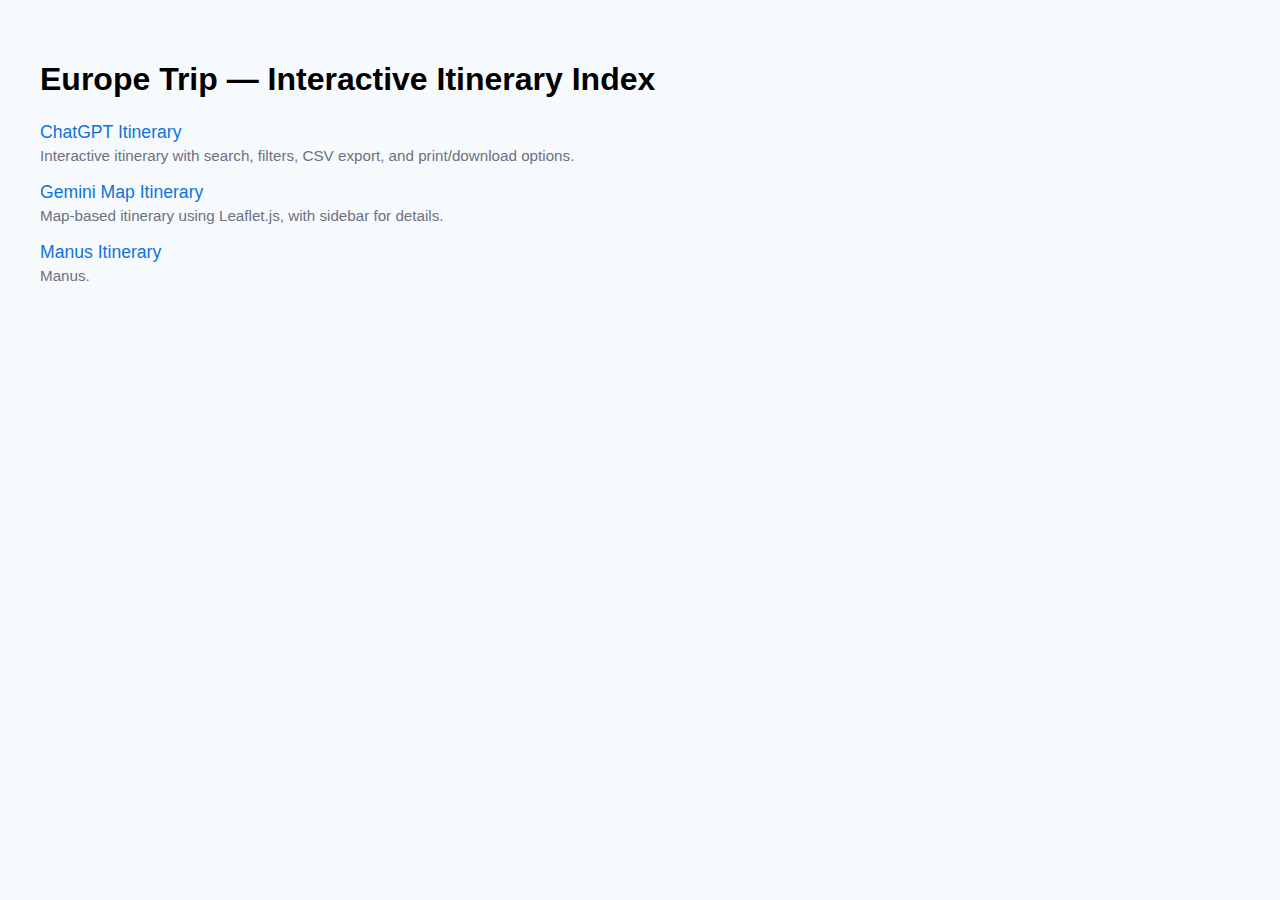
<file: index.html>
<!-- filepath: /Users/danielgeri/Documents/europe-trip/index.html -->
<!DOCTYPE html>
<html lang="en">
<head>
    <meta charset="UTF-8">
    <title>Europe Trip — Index</title>
    <style>
        body { font-family: Inter, Arial, sans-serif; background: #f7fafc; margin: 0; padding: 40px; }
        h1 { font-size: 2rem; margin-bottom: 24px; }
        ul { list-style: none; padding: 0; }
        li { margin-bottom: 18px; }
        a { color: #0b74de; text-decoration: none; font-size: 1.1rem; }
        a:hover { text-decoration: underline; }
        .desc { color: #6b7280; font-size: 0.95rem; margin-top: 4px; }
    </style>
</head>
<body>
    <h1>Europe Trip — Interactive Itinerary Index</h1>
    <ul>
        <li>
            <a href="chatgpt/index.html" target="_blank">ChatGPT Itinerary</a>
            <div class="desc">Interactive itinerary with search, filters, CSV export, and print/download options.</div>
        </li>
        <li>
            <a href="gemini/index.html" target="_blank">Gemini Map Itinerary</a>
            <div class="desc">Map-based itinerary using Leaflet.js, with sidebar for details.</div>
        </li>
                <li>
            <a href="manus/index.html" target="_blank">Manus Itinerary</a>
            <div class="desc">Manus.</div>
        </li>
    </ul>
</body>
</html>
</file>
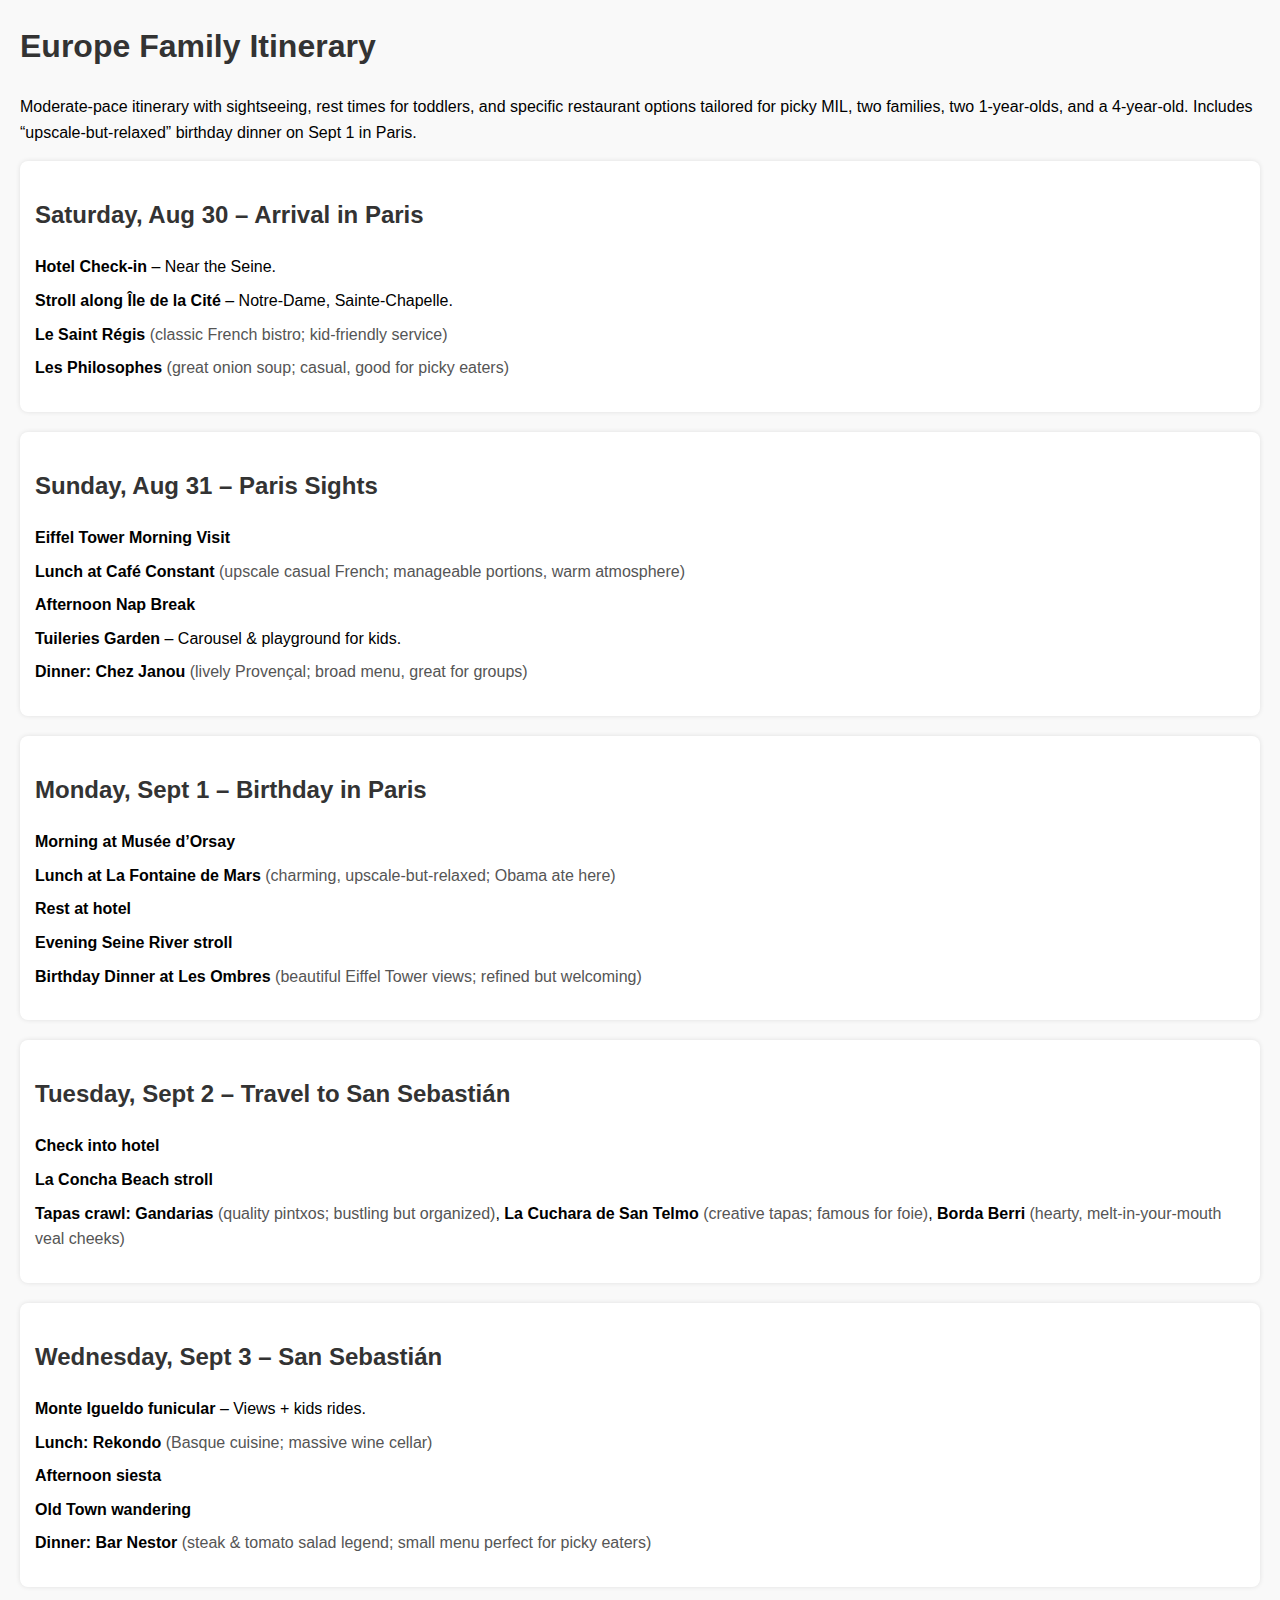
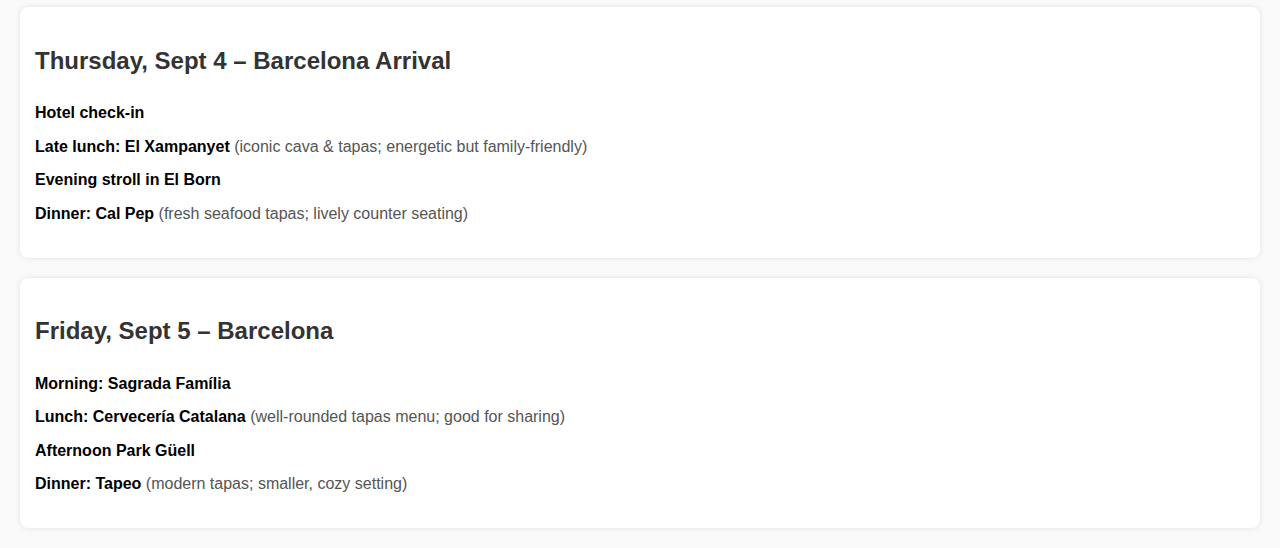
<file: chatgpt/index.html>
<!DOCTYPE html>
<html lang="en">
<head>
<meta charset="UTF-8">
<meta name="viewport" content="width=device-width, initial-scale=1.0">
<title>Europe Family Itinerary</title>
<style>
  body { font-family: Arial, sans-serif; line-height: 1.6; margin: 20px; background: #f9f9f9; }
  h1, h2 { color: #333; }
  .day { background: white; padding: 15px; border-radius: 8px; margin-bottom: 20px; box-shadow: 0 0 5px rgba(0,0,0,0.1); }
  ul { list-style: none; padding: 0; }
  li { margin-bottom: 8px; }
  .venue { font-weight: bold; }
  .desc { color: #555; }
</style>
</head>
<body>
<h1>Europe Family Itinerary</h1>
<p>Moderate-pace itinerary with sightseeing, rest times for toddlers, and specific restaurant options tailored for picky MIL, two families, two 1-year-olds, and a 4-year-old. Includes “upscale-but-relaxed” birthday dinner on Sept 1 in Paris.</p>

<div class="day">
  <h2>Saturday, Aug 30 – Arrival in Paris</h2>
  <ul>
    <li><span class="venue">Hotel Check-in</span> – Near the Seine.</li>
    <li><span class="venue">Stroll along Île de la Cité</span> – Notre-Dame, Sainte-Chapelle.</li>
    <li><span class="venue">Le Saint Régis</span> <span class="desc">(classic French bistro; kid-friendly service)</span></li>
    <li><span class="venue">Les Philosophes</span> <span class="desc">(great onion soup; casual, good for picky eaters)</span></li>
  </ul>
</div>

<div class="day">
  <h2>Sunday, Aug 31 – Paris Sights</h2>
  <ul>
    <li><span class="venue">Eiffel Tower Morning Visit</span></li>
    <li><span class="venue">Lunch at Café Constant</span> <span class="desc">(upscale casual French; manageable portions, warm atmosphere)</span></li>
    <li><span class="venue">Afternoon Nap Break</span></li>
    <li><span class="venue">Tuileries Garden</span> – Carousel & playground for kids.</li>
    <li><span class="venue">Dinner: Chez Janou</span> <span class="desc">(lively Provençal; broad menu, great for groups)</span></li>
  </ul>
</div>

<div class="day">
  <h2>Monday, Sept 1 – Birthday in Paris</h2>
  <ul>
    <li><span class="venue">Morning at Musée d’Orsay</span></li>
    <li><span class="venue">Lunch at La Fontaine de Mars</span> <span class="desc">(charming, upscale-but-relaxed; Obama ate here)</span></li>
    <li><span class="venue">Rest at hotel</span></li>
    <li><span class="venue">Evening Seine River stroll</span></li>
    <li><span class="venue">Birthday Dinner at Les Ombres</span> <span class="desc">(beautiful Eiffel Tower views; refined but welcoming)</span></li>
  </ul>
</div>

<div class="day">
  <h2>Tuesday, Sept 2 – Travel to San Sebastián</h2>
  <ul>
    <li><span class="venue">Check into hotel</span></li>
    <li><span class="venue">La Concha Beach stroll</span></li>
    <li><span class="venue">Tapas crawl: Gandarias</span> <span class="desc">(quality pintxos; bustling but organized)</span>, <span class="venue">La Cuchara de San Telmo</span> <span class="desc">(creative tapas; famous for foie)</span>, <span class="venue">Borda Berri</span> <span class="desc">(hearty, melt-in-your-mouth veal cheeks)</span></li>
  </ul>
</div>

<div class="day">
  <h2>Wednesday, Sept 3 – San Sebastián</h2>
  <ul>
    <li><span class="venue">Monte Igueldo funicular</span> – Views + kids rides.</li>
    <li><span class="venue">Lunch: Rekondo</span> <span class="desc">(Basque cuisine; massive wine cellar)</span></li>
    <li><span class="venue">Afternoon siesta</span></li>
    <li><span class="venue">Old Town wandering</span></li>
    <li><span class="venue">Dinner: Bar Nestor</span> <span class="desc">(steak & tomato salad legend; small menu perfect for picky eaters)</span></li>
  </ul>
</div>

<div class="day">
  <h2>Thursday, Sept 4 – Barcelona Arrival</h2>
  <ul>
    <li><span class="venue">Hotel check-in</span></li>
    <li><span class="venue">Late lunch: El Xampanyet</span> <span class="desc">(iconic cava & tapas; energetic but family-friendly)</span></li>
    <li><span class="venue">Evening stroll in El Born</span></li>
    <li><span class="venue">Dinner: Cal Pep</span> <span class="desc">(fresh seafood tapas; lively counter seating)</span></li>
  </ul>
</div>

<div class="day">
  <h2>Friday, Sept 5 – Barcelona</h2>
  <ul>
    <li><span class="venue">Morning: Sagrada Família</span></li>
    <li><span class="venue">Lunch: Cervecería Catalana</span> <span class="desc">(well-rounded tapas menu; good for sharing)</span></li>
    <li><span class="venue">Afternoon Park Güell</span></li>
    <li><span class="venue">Dinner: Tapeo</span> <span class="desc">(modern tapas; smaller, cozy setting)</span></li>
  </ul>
</div>

</body>
</html>
</file>
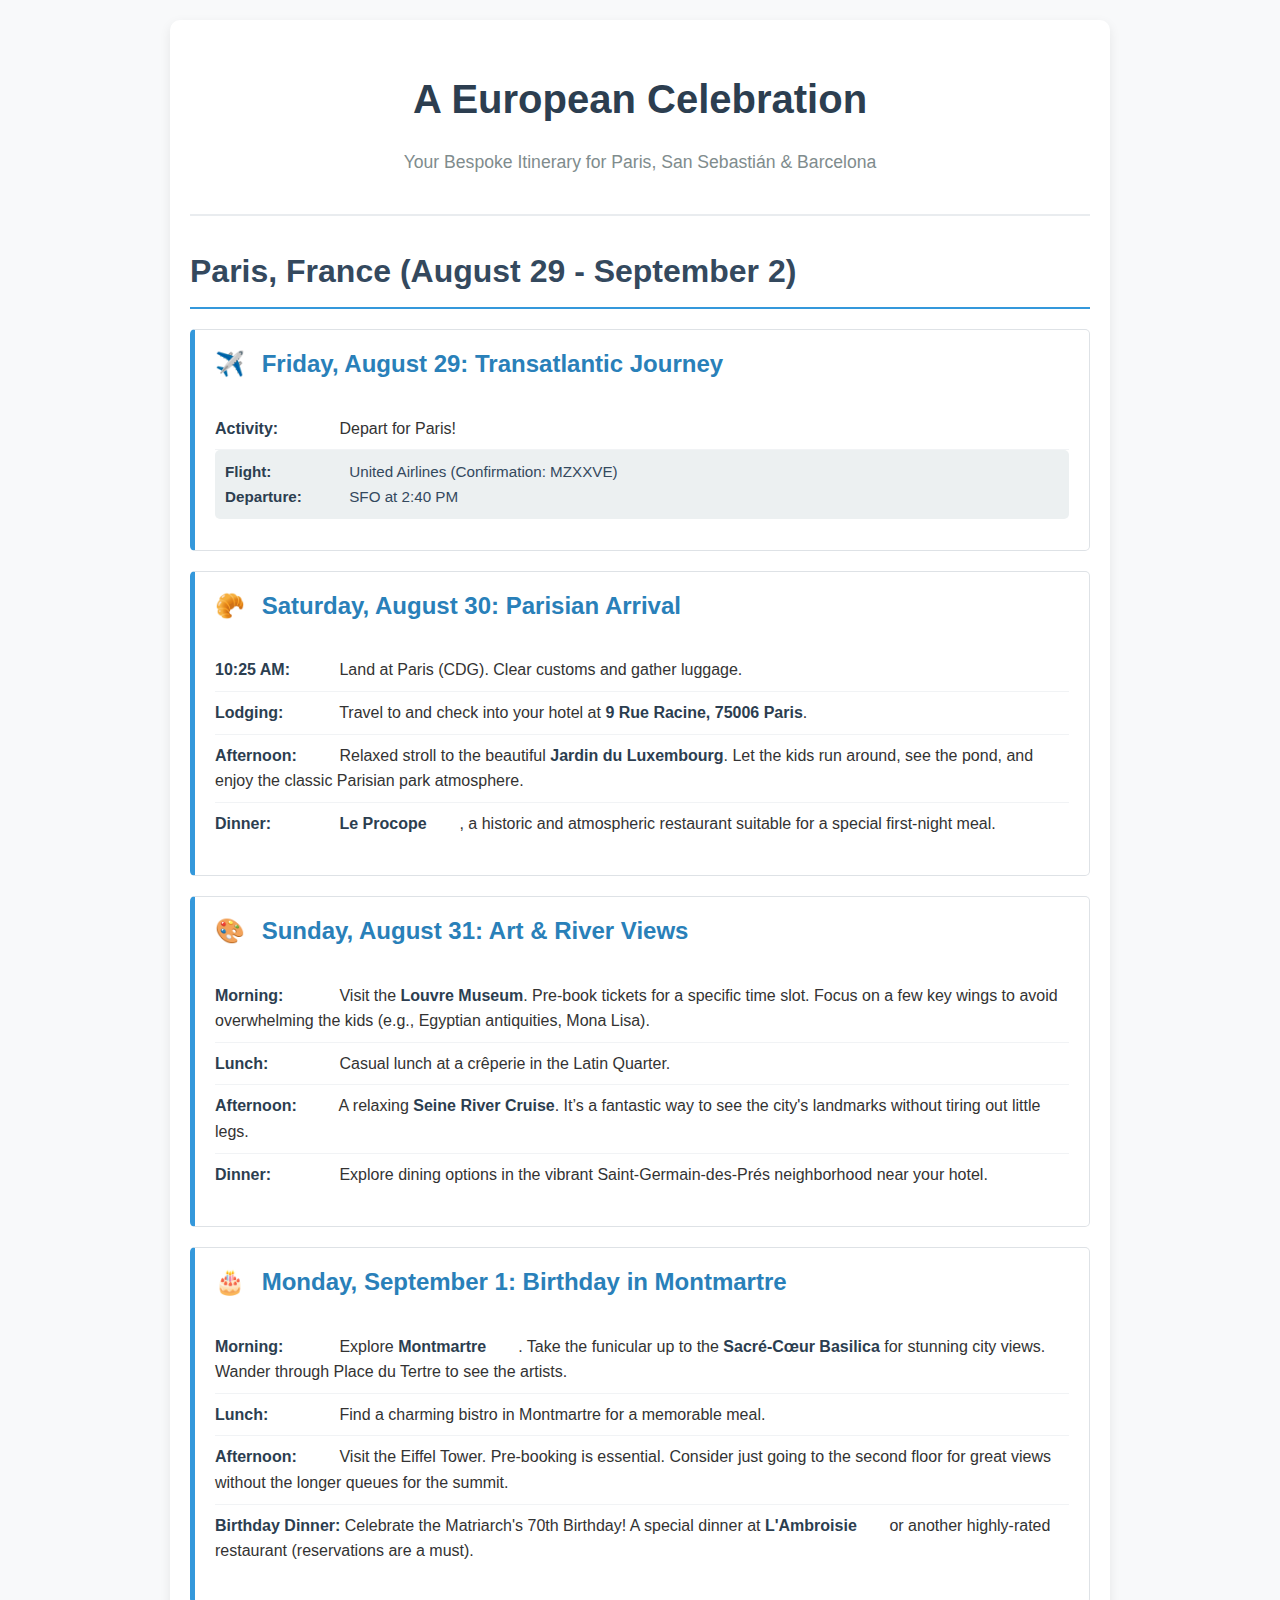
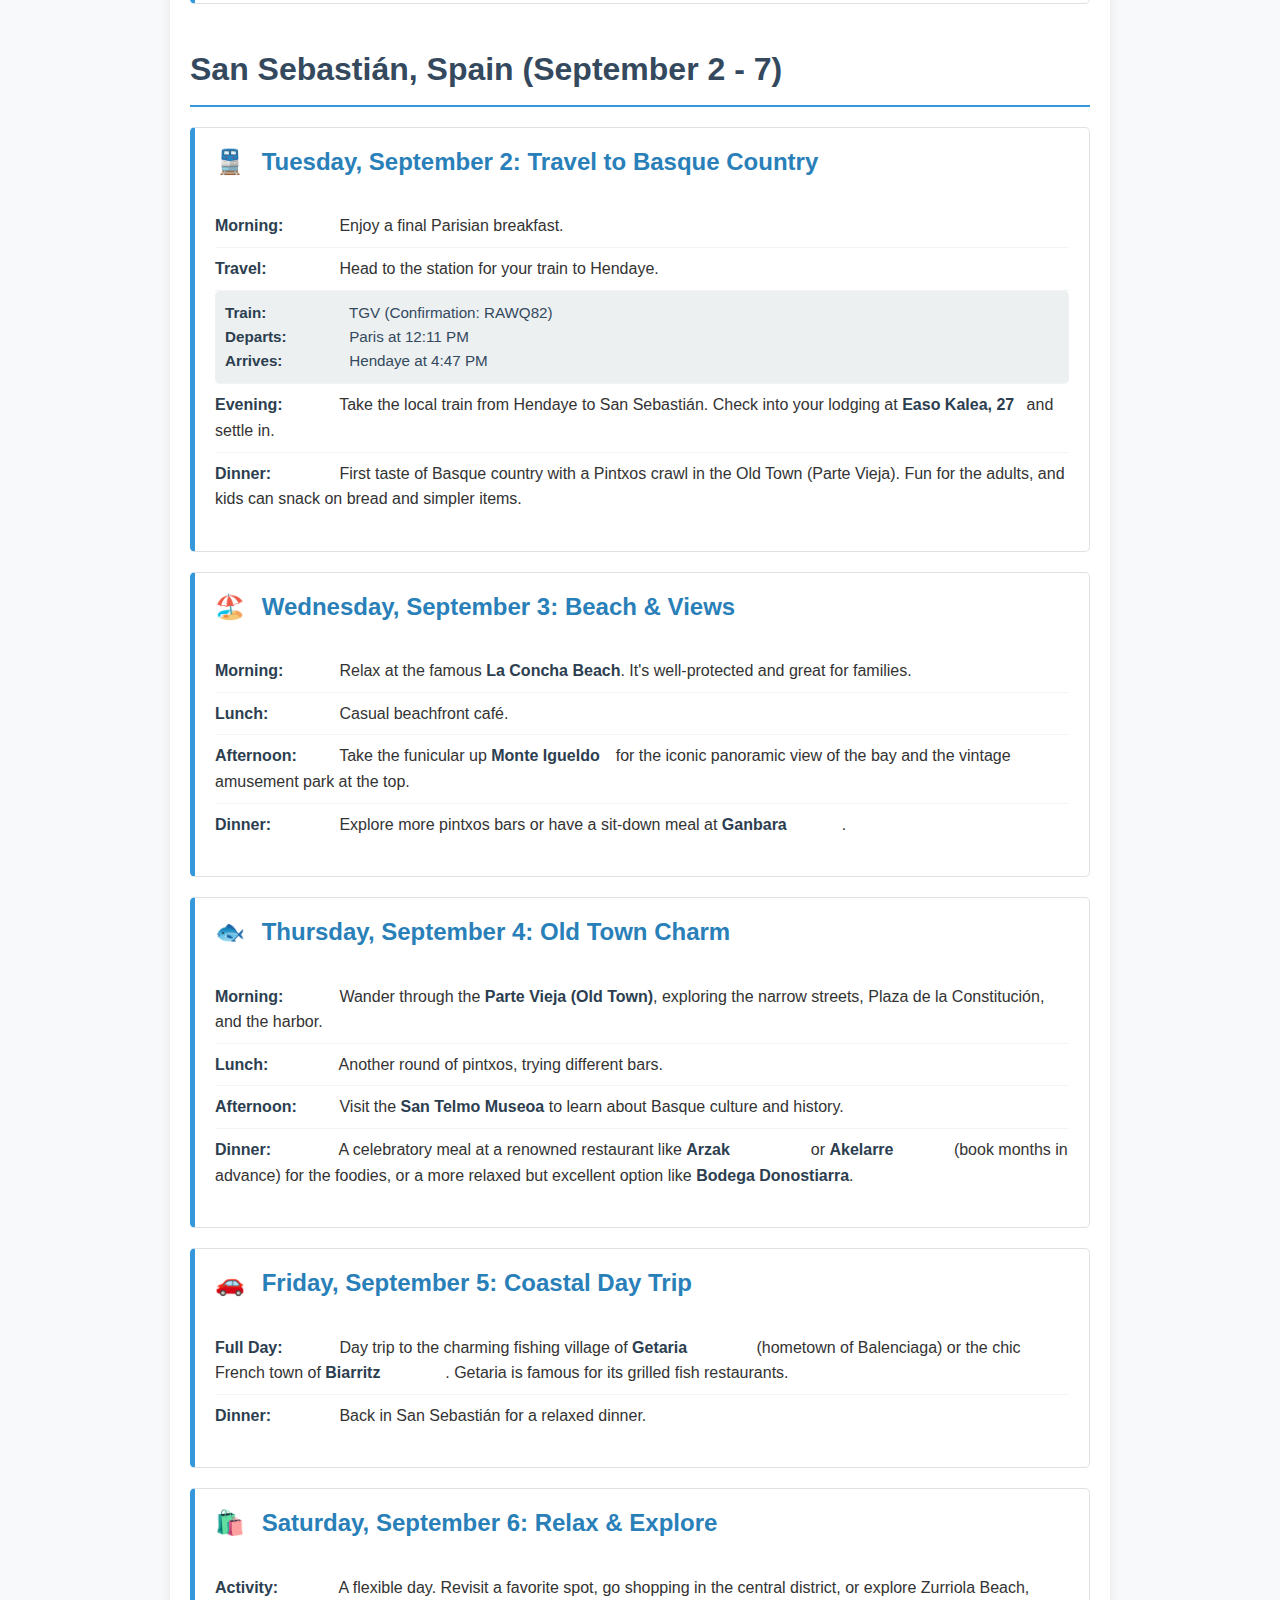
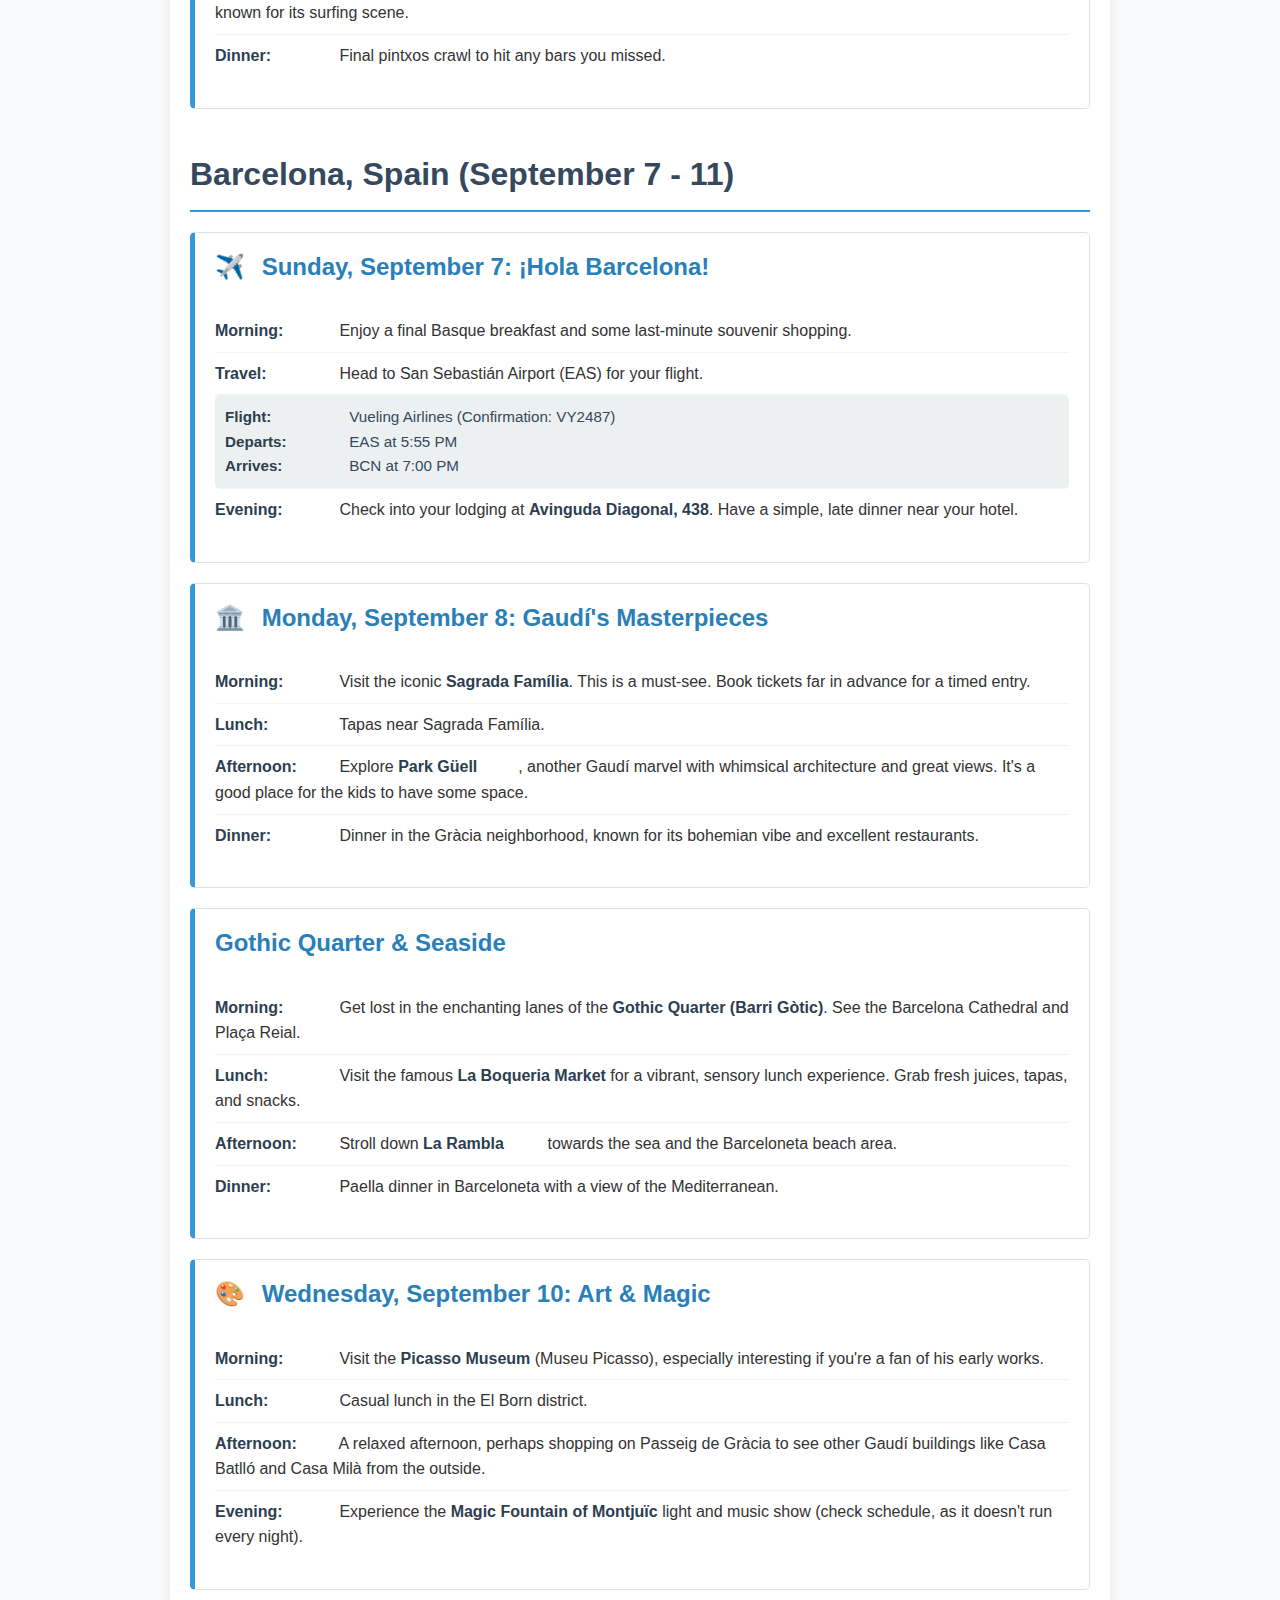
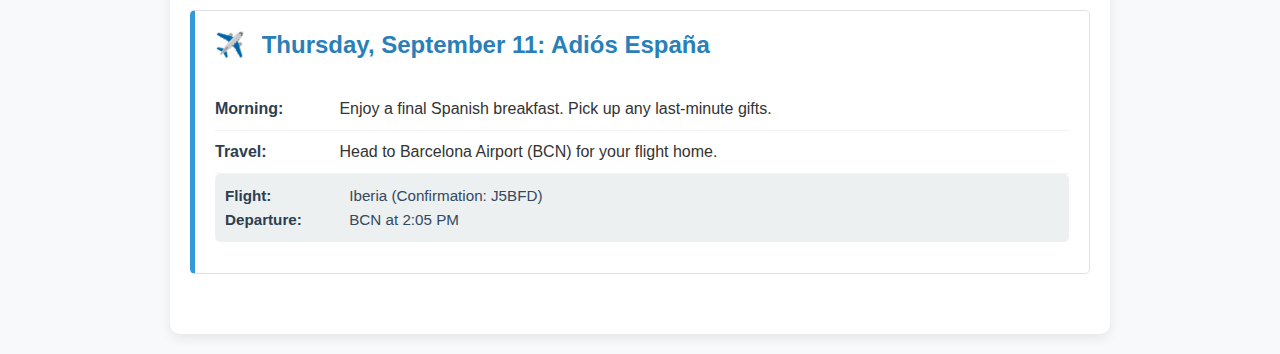
<file: gemini/index.html>
<!DOCTYPE html>
<html lang="en">
<head>
    <meta charset="UTF-8">
    <meta name="viewport" content="width=device-width, initial-scale=1.0">
    <title>A European Celebration: Paris, San Sebastián & Barcelona</title>
    <style>
        body {
            font-family: -apple-system, BlinkMacSystemFont, "Segoe UI", Roboto, Helvetica, Arial, sans-serif;
            line-height: 1.6;
            margin: 0;
            padding: 0;
            background-color: #f8f9fa;
            color: #333;
        }
        .container {
            max-width: 900px;
            margin: 20px auto;
            padding: 20px;
            background-color: #ffffff;
            border-radius: 10px;
            box-shadow: 0 4px 12px rgba(0,0,0,0.08);
        }
        header {
            text-align: center;
            border-bottom: 2px solid #e9ecef;
            padding-bottom: 20px;
            margin-bottom: 30px;
        }
        header h1 {
            font-size: 2.5rem;
            color: #2c3e50;
            margin-bottom: 0.5rem;
        }
        header p {
            font-size: 1.1rem;
            color: #7f8c8d;
        }
        .city-section {
            margin-bottom: 40px;
        }
        .city-header {
            font-size: 2rem;
            color: #34495e;
            border-bottom: 2px solid #3498db;
            padding-bottom: 10px;
            margin-bottom: 20px;
        }
        .day {
            border: 1px solid #dee2e6;
            border-left: 5px solid #3498db;
            padding: 15px 20px;
            margin-bottom: 20px;
            border-radius: 5px;
            background-color: #fff;
        }
        .day h3 {
            font-size: 1.5rem;
            color: #2980b9;
            margin-top: 0;
        }
        ul {
            list-style: none;
            padding-left: 0;
        }
        li {
            padding: 8px 0;
            border-bottom: 1px solid #f1f3f5;
        }
        li:last-child {
            border-bottom: none;
        }
        strong {
            color: #2c3e50;
            min-width: 120px;
            display: inline-block;
        }
        .icon {
            margin-right: 10px;
        }
        .travel-info {
            background-color: #ecf0f1;
            padding: 10px;
            border-radius: 5px;
            font-size: 0.95em;
            color: #34495e;
        }
    </style>
</head>
<body>

    <div class="container">
        <header>
            <h1>A European Celebration</h1>
            <p>Your Bespoke Itinerary for Paris, San Sebastián & Barcelona</p>
        </header>

        <section class="city-section">
            <h2 class="city-header">Paris, France (August 29 - September 2)</h2>

            <div class="day">
                <h3><span class="icon">✈️</span> Friday, August 29: Transatlantic Journey</h3>
                <ul>
                    <li><strong>Activity:</strong> Depart for Paris!</li>
                    <li class="travel-info"><strong>Flight:</strong> United Airlines (Confirmation: MZXXVE)<br><strong>Departure:</strong> SFO at 2:40 PM</li>
                </ul>
            </div>

            <div class="day">
                <h3><span class="icon">🥐</span> Saturday, August 30: Parisian Arrival</h3>
                <ul>
                    <li><strong>10:25 AM:</strong> Land at Paris (CDG). Clear customs and gather luggage.</li>
                    <li><strong>Lodging:</strong> Travel to and check into your hotel at <strong>9 Rue Racine, 75006 Paris</strong>.</li>
                    <li><strong>Afternoon:</strong> Relaxed stroll to the beautiful <strong>Jardin du Luxembourg</strong>. Let the kids run around, see the pond, and enjoy the classic Parisian park atmosphere.</li>
                    <li><strong>Dinner:</strong> <strong>Le Procope</strong>, a historic and atmospheric restaurant suitable for a special first-night meal.</li>
                </ul>
            </div>

            <div class="day">
                <h3><span class="icon">🎨</span> Sunday, August 31: Art &amp; River Views</h3>
                <ul>
                    <li><strong>Morning:</strong> Visit the <strong>Louvre Museum</strong>. Pre-book tickets for a specific time slot. Focus on a few key wings to avoid overwhelming the kids (e.g., Egyptian antiquities, Mona Lisa).</li>
                    <li><strong>Lunch:</strong> Casual lunch at a crêperie in the Latin Quarter.</li>
                    <li><strong>Afternoon:</strong> A relaxing <strong>Seine River Cruise</strong>. It’s a fantastic way to see the city's landmarks without tiring out little legs.</li>
                    <li><strong>Dinner:</strong> Explore dining options in the vibrant Saint-Germain-des-Prés neighborhood near your hotel.</li>
                </ul>
            </div>
            
            <div class="day">
                <h3><span class="icon">🎂</span> Monday, September 1: Birthday in Montmartre</h3>
                <ul>
                    <li><strong>Morning:</strong> Explore <strong>Montmartre</strong>. Take the funicular up to the <strong>Sacré-Cœur Basilica</strong> for stunning city views. Wander through Place du Tertre to see the artists.</li>
                    <li><strong>Lunch:</strong> Find a charming bistro in Montmartre for a memorable meal.</li>
                    <li><strong>Afternoon:</strong> Visit the Eiffel Tower. Pre-booking is essential. Consider just going to the second floor for great views without the longer queues for the summit.</li>
                    <li><strong>Birthday Dinner:</strong> Celebrate the Matriarch's 70th Birthday! A special dinner at <strong>L'Ambroisie</strong> or another highly-rated restaurant (reservations are a must).</li>
                </ul>
            </div>
        </section>

        <section class="city-section">
            <h2 class="city-header">San Sebastián, Spain (September 2 - 7)</h2>
            
            <div class="day">
                <h3><span class="icon">🚆</span> Tuesday, September 2: Travel to Basque Country</h3>
                <ul>
                    <li><strong>Morning:</strong> Enjoy a final Parisian breakfast.</li>
                    <li><strong>Travel:</strong> Head to the station for your train to Hendaye.</li>
                     <li class="travel-info"><strong>Train:</strong> TGV (Confirmation: RAWQ82)<br><strong>Departs:</strong> Paris at 12:11 PM<br><strong>Arrives:</strong> Hendaye at 4:47 PM</li>
                    <li><strong>Evening:</strong> Take the local train from Hendaye to San Sebastián. Check into your lodging at <strong>Easo Kalea, 27</strong> and settle in.</li>
                    <li><strong>Dinner:</strong> First taste of Basque country with a Pintxos crawl in the Old Town (Parte Vieja). Fun for the adults, and kids can snack on bread and simpler items.</li>
                </ul>
            </div>

            <div class="day">
                <h3><span class="icon">🏖️</span> Wednesday, September 3: Beach &amp; Views</h3>
                 <ul>
                    <li><strong>Morning:</strong> Relax at the famous <strong>La Concha Beach</strong>. It's well-protected and great for families.</li>
                    <li><strong>Lunch:</strong> Casual beachfront café.</li>
                    <li><strong>Afternoon:</strong> Take the funicular up <strong>Monte Igueldo</strong> for the iconic panoramic view of the bay and the vintage amusement park at the top.</li>
                    <li><strong>Dinner:</strong> Explore more pintxos bars or have a sit-down meal at <strong>Ganbara</strong>.</li>
                </ul>
            </div>

            <div class="day">
                <h3><span class="icon">🐟</span> Thursday, September 4: Old Town Charm</h3>
                 <ul>
                    <li><strong>Morning:</strong> Wander through the <strong>Parte Vieja (Old Town)</strong>, exploring the narrow streets, Plaza de la Constitución, and the harbor.</li>
                    <li><strong>Lunch:</strong> Another round of pintxos, trying different bars.</li>
                    <li><strong>Afternoon:</strong> Visit the <strong>San Telmo Museoa</strong> to learn about Basque culture and history.</li>
                    <li><strong>Dinner:</strong> A celebratory meal at a renowned restaurant like <strong>Arzak</strong> or <strong>Akelarre</strong> (book months in advance) for the foodies, or a more relaxed but excellent option like <strong>Bodega Donostiarra</strong>.</li>
                </ul>
            </div>

            <div class="day">
                <h3><span class="icon">🚗</span> Friday, September 5: Coastal Day Trip</h3>
                <ul>
                    <li><strong>Full Day:</strong> Day trip to the charming fishing village of <strong>Getaria</strong> (hometown of Balenciaga) or the chic French town of <strong>Biarritz</strong>. Getaria is famous for its grilled fish restaurants.</li>
                    <li><strong>Dinner:</strong> Back in San Sebastián for a relaxed dinner.</li>
                </ul>
            </div>

            <div class="day">
                <h3><span class="icon">🛍️</span> Saturday, September 6: Relax &amp; Explore</h3>
                <ul>
                    <li><strong>Activity:</strong> A flexible day. Revisit a favorite spot, go shopping in the central district, or explore Zurriola Beach, known for its surfing scene.</li>
                    <li><strong>Dinner:</strong> Final pintxos crawl to hit any bars you missed.</li>
                </ul>
            </div>

        </section>

        <section class="city-section">
            <h2 class="city-header">Barcelona, Spain (September 7 - 11)</h2>
            
            <div class="day">
                <h3><span class="icon">✈️</span> Sunday, September 7: ¡Hola Barcelona!</h3>
                <ul>
                    <li><strong>Morning:</strong> Enjoy a final Basque breakfast and some last-minute souvenir shopping.</li>
                    <li><strong>Travel:</strong> Head to San Sebastián Airport (EAS) for your flight.</li>
                    <li class="travel-info"><strong>Flight:</strong> Vueling Airlines (Confirmation: VY2487)<br><strong>Departs:</strong> EAS at 5:55 PM<br><strong>Arrives:</strong> BCN at 7:00 PM</li>
                    <li><strong>Evening:</strong> Check into your lodging at <strong>Avinguda Diagonal, 438</strong>. Have a simple, late dinner near your hotel.</li>
                </ul>
            </div>

             <div class="day">
                <h3><span class="icon">🏛️</span> Monday, September 8: Gaudí's Masterpieces</h3>
                 <ul>
                    <li><strong>Morning:</strong> Visit the iconic <strong>Sagrada Família</strong>. This is a must-see. Book tickets far in advance for a timed entry.</li>
                    <li><strong>Lunch:</strong> Tapas near Sagrada Família.</li>
                    <li><strong>Afternoon:</strong> Explore <strong>Park Güell</strong>, another Gaudí marvel with whimsical architecture and great views. It's a good place for the kids to have some space.</li>
                    <li><strong>Dinner:</strong> Dinner in the Gràcia neighborhood, known for its bohemian vibe and excellent restaurants.</li>
                </ul>
            </div>

             <div class="day">
                <h3><span class="icon"> Gothic Quarter &amp; Seaside</h3>
                 <ul>
                    <li><strong>Morning:</strong> Get lost in the enchanting lanes of the <strong>Gothic Quarter (Barri Gòtic)</strong>. See the Barcelona Cathedral and Plaça Reial.</li>
                    <li><strong>Lunch:</strong> Visit the famous <strong>La Boqueria Market</strong> for a vibrant, sensory lunch experience. Grab fresh juices, tapas, and snacks.</li>
                    <li><strong>Afternoon:</strong> Stroll down <strong>La Rambla</strong> towards the sea and the Barceloneta beach area.</li>
                    <li><strong>Dinner:</strong> Paella dinner in Barceloneta with a view of the Mediterranean.</li>
                </ul>
            </div>

             <div class="day">
                <h3><span class="icon">🎨</span> Wednesday, September 10: Art &amp; Magic</h3>
                 <ul>
                    <li><strong>Morning:</strong> Visit the <strong>Picasso Museum</strong> (Museu Picasso), especially interesting if you're a fan of his early works.</li>
                    <li><strong>Lunch:</strong> Casual lunch in the El Born district.</li>
                    <li><strong>Afternoon:</strong> A relaxed afternoon, perhaps shopping on Passeig de Gràcia to see other Gaudí buildings like Casa Batlló and Casa Milà from the outside.</li>
                    <li><strong>Evening:</strong> Experience the <strong>Magic Fountain of Montjuïc</strong> light and music show (check schedule, as it doesn't run every night).</li>
                </ul>
            </div>
            
            <div class="day">
                <h3><span class="icon">✈️</span> Thursday, September 11: Adiós España</h3>
                <ul>
                    <li><strong>Morning:</strong> Enjoy a final Spanish breakfast. Pick up any last-minute gifts.</li>
                    <li><strong>Travel:</strong> Head to Barcelona Airport (BCN) for your flight home.</li>
                    <li class="travel-info"><strong>Flight:</strong> Iberia (Confirmation: J5BFD)<br><strong>Departure:</strong> BCN at 2:05 PM</li>
                </ul>
            </div>
        </section>

    </div>

</body>
</html>
</file>
